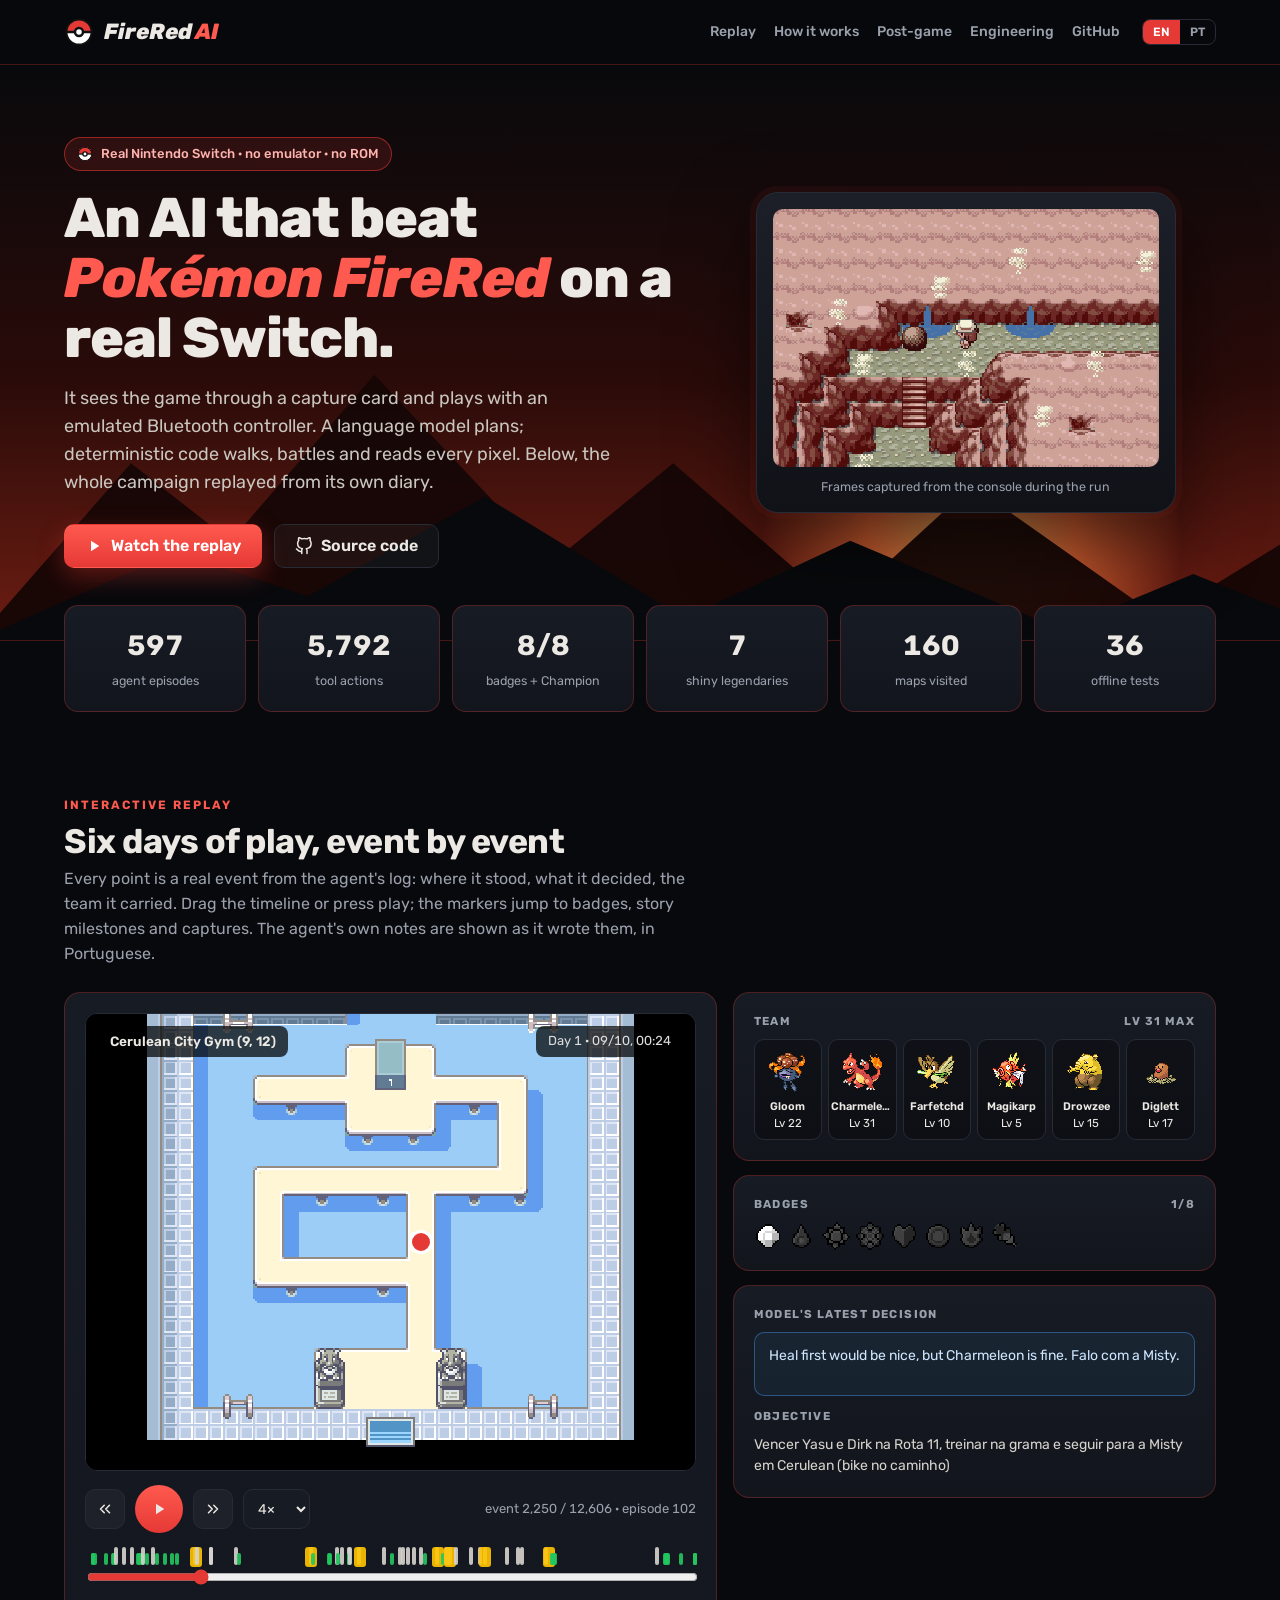
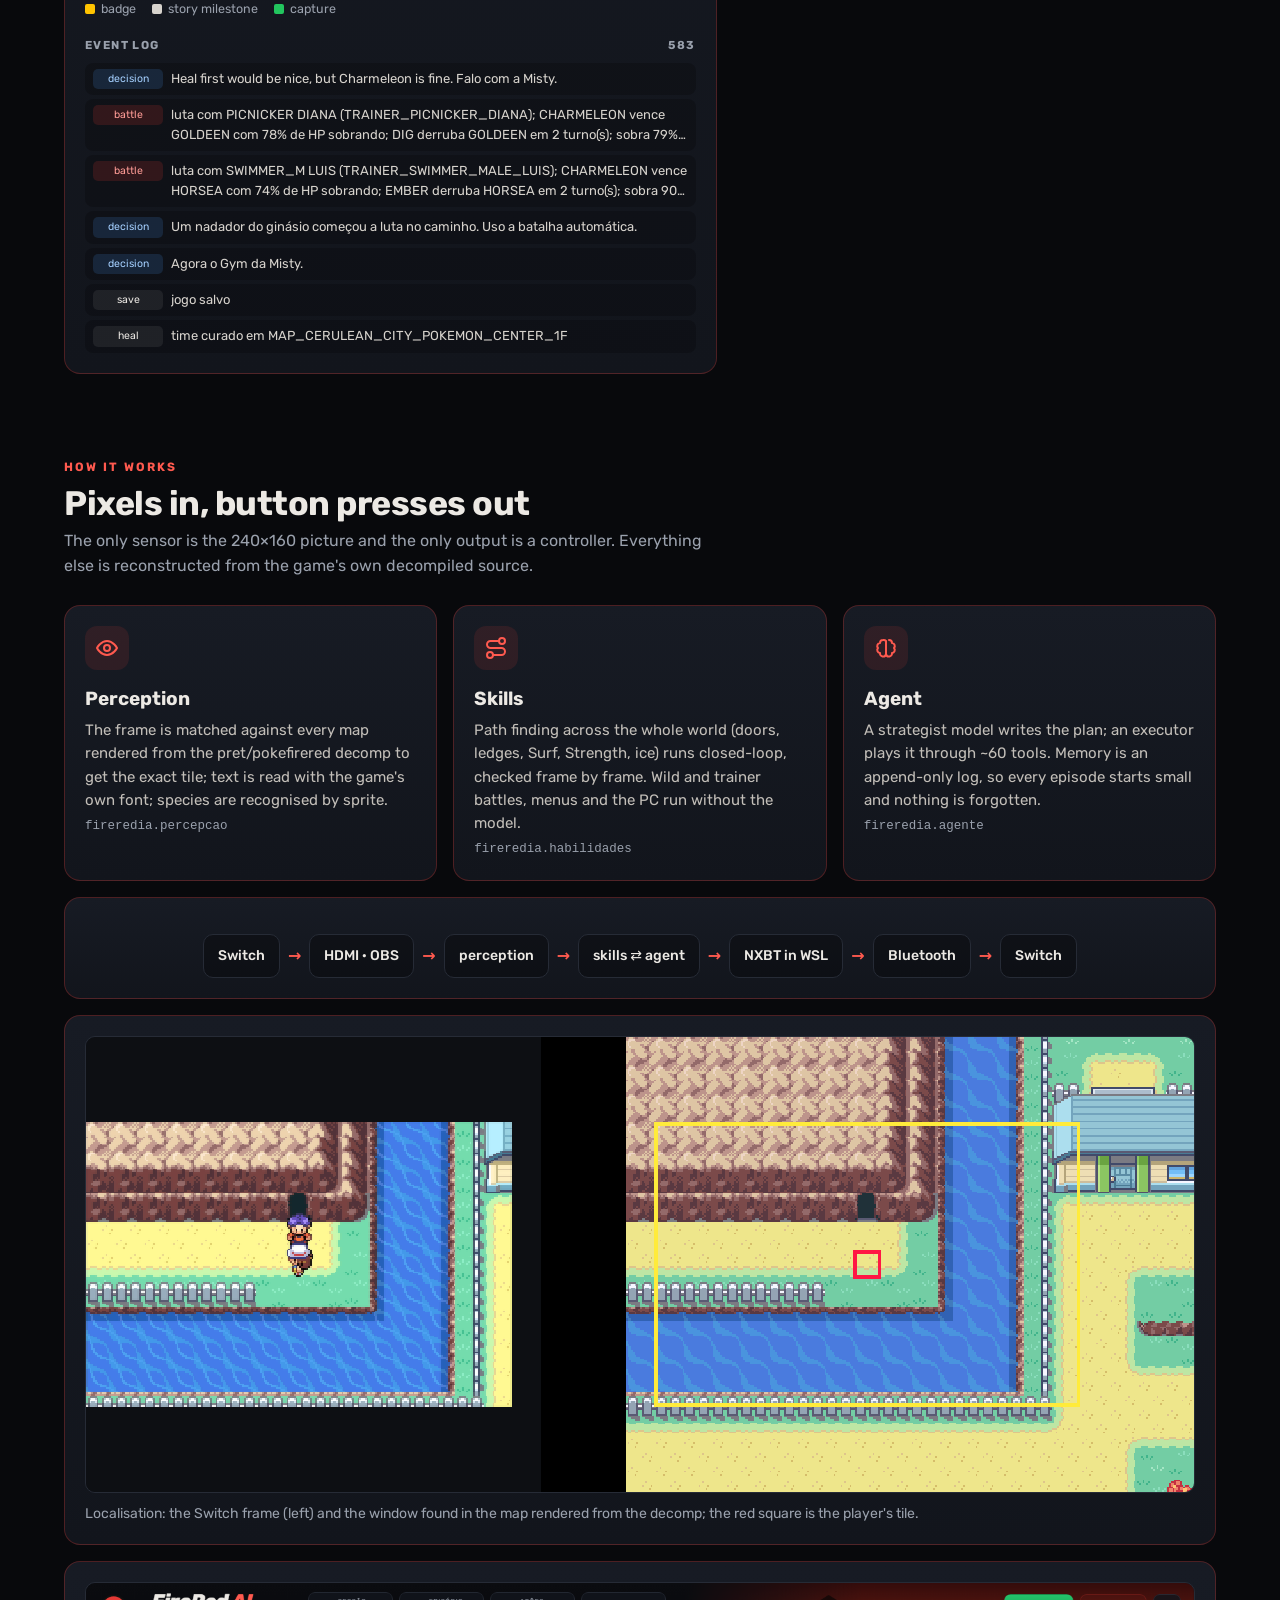
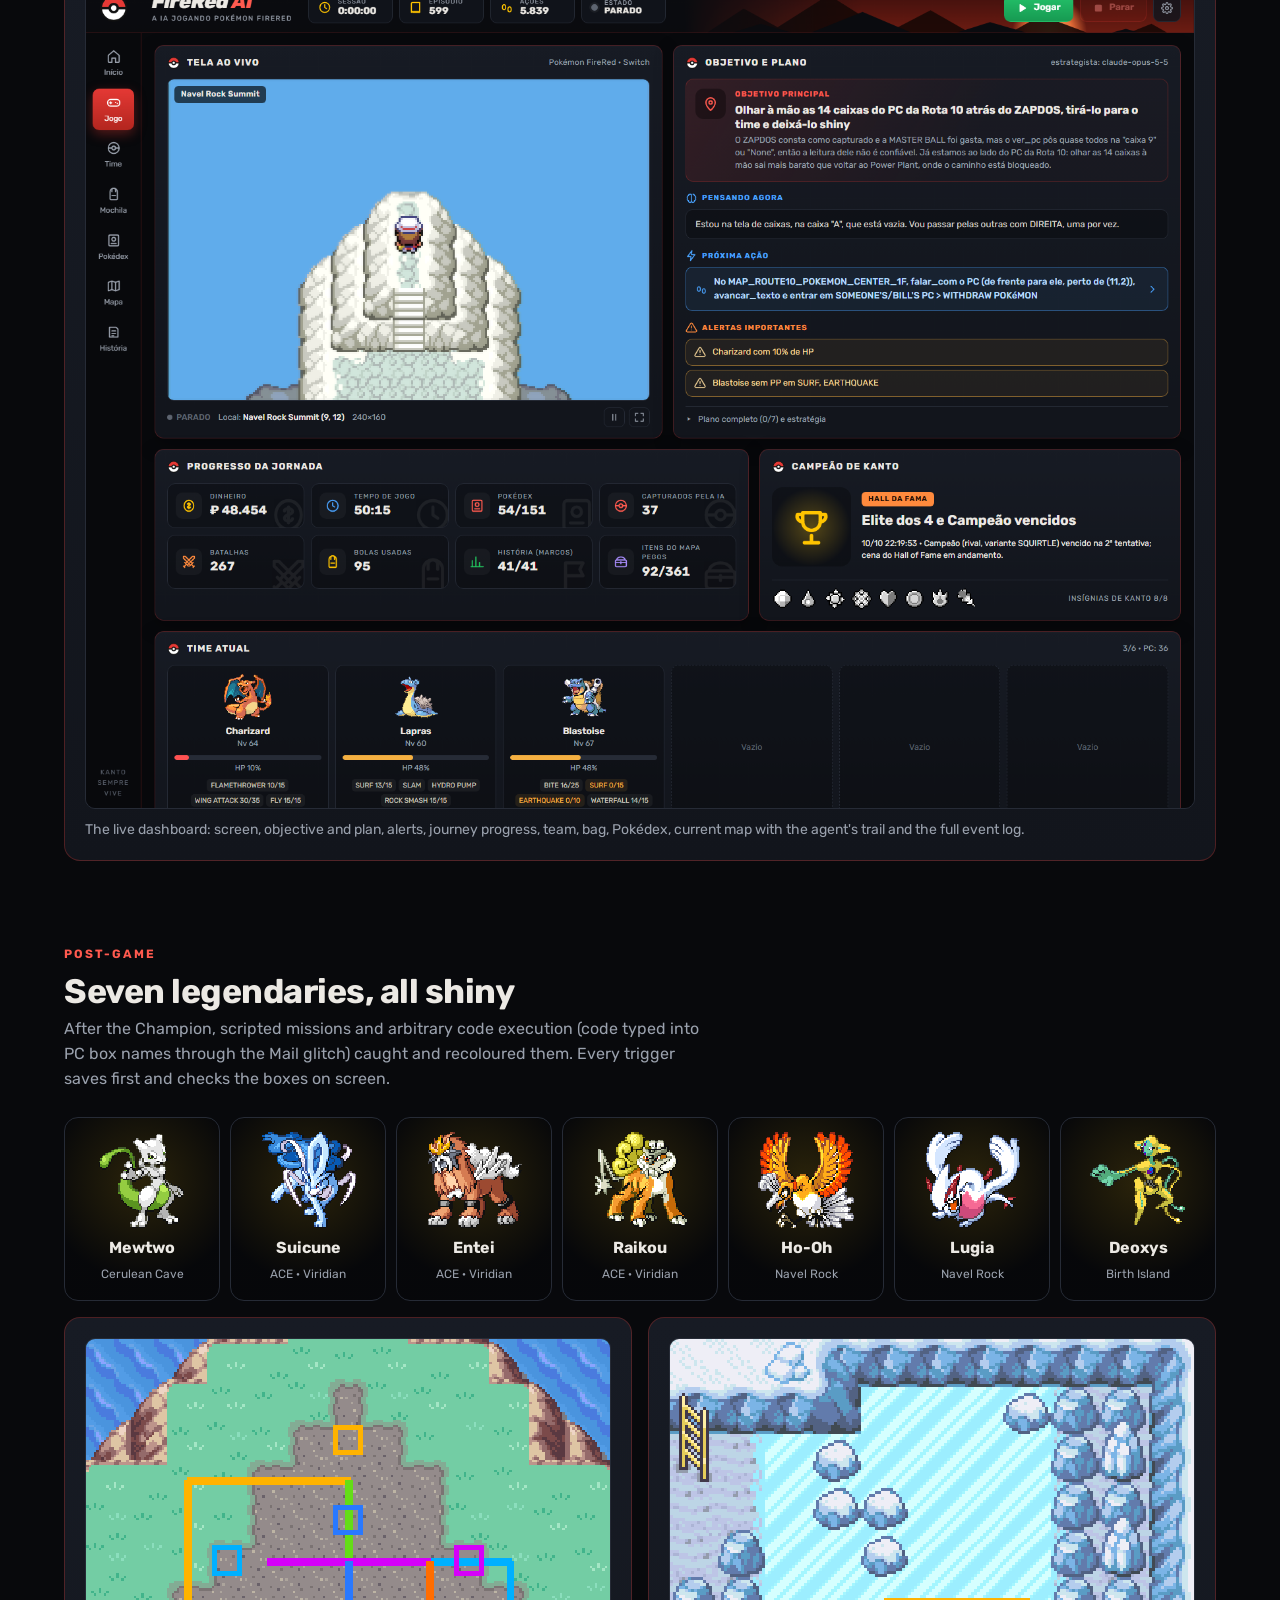
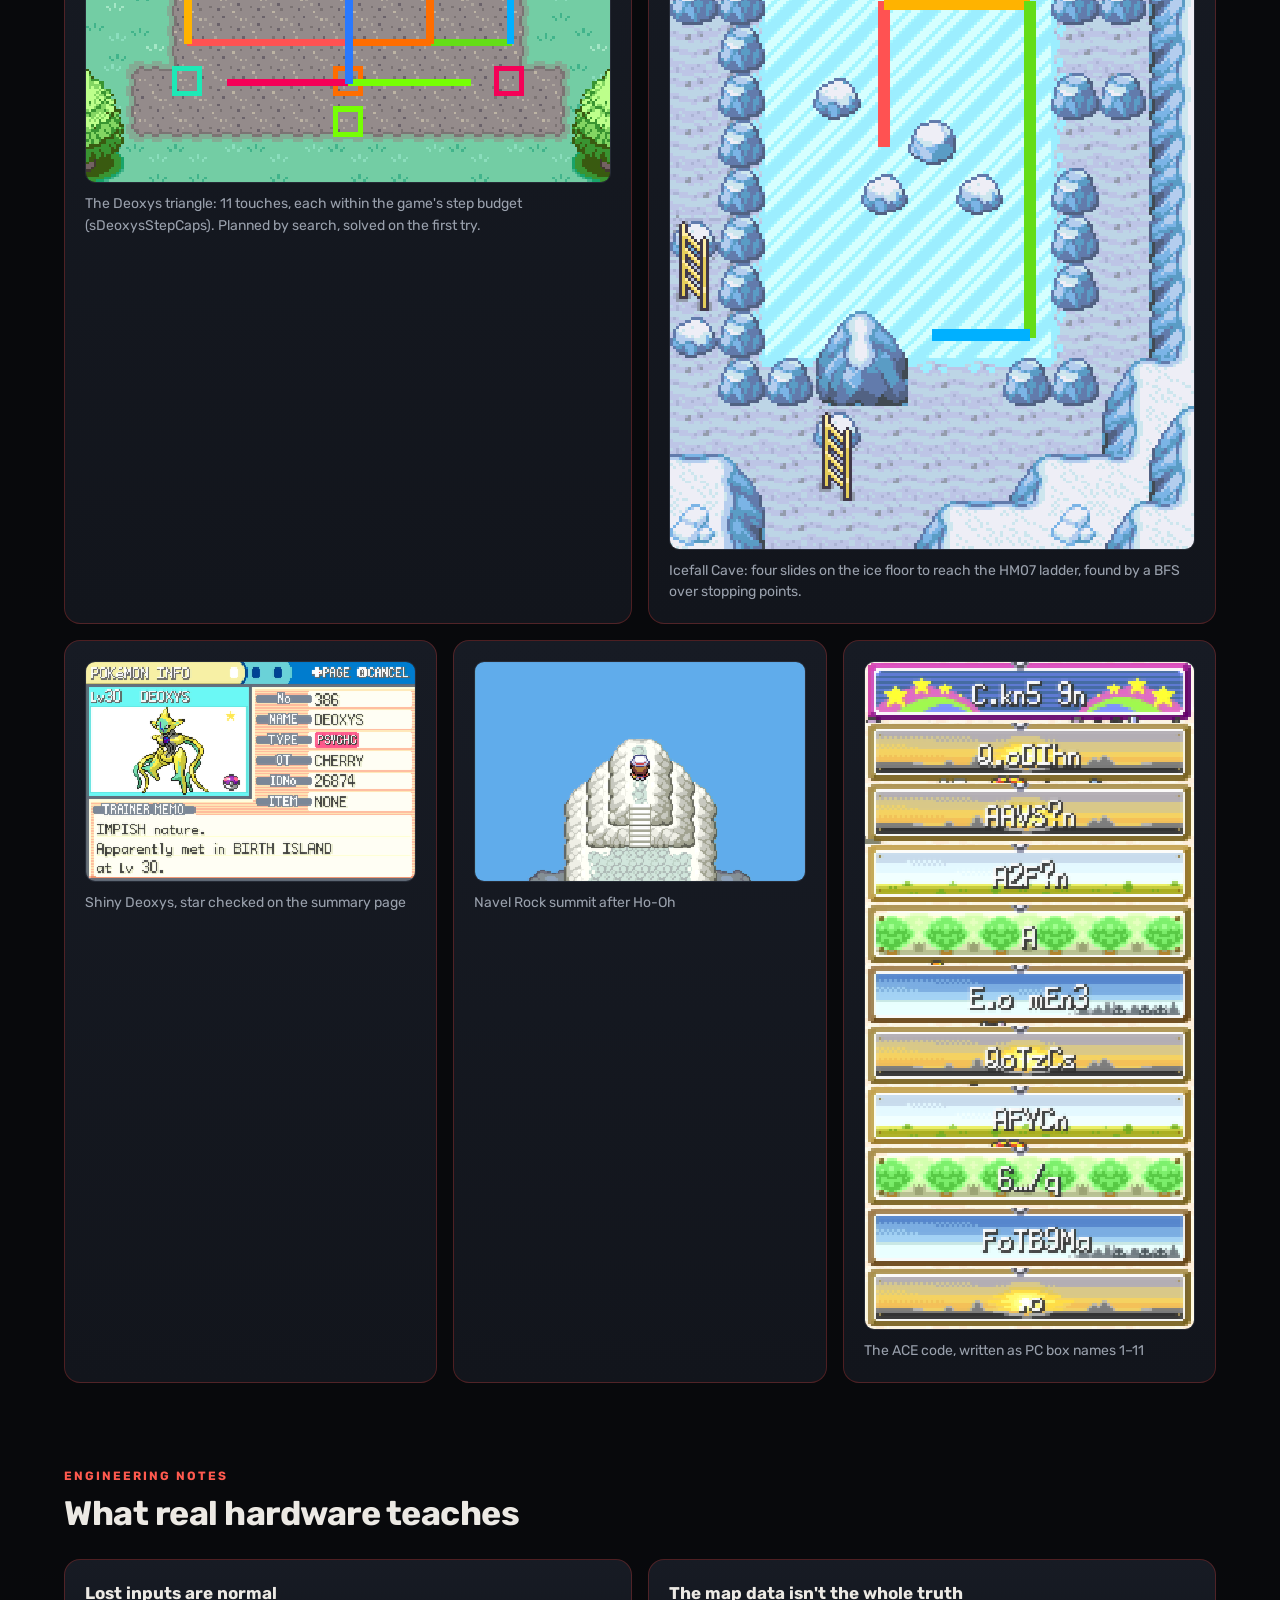
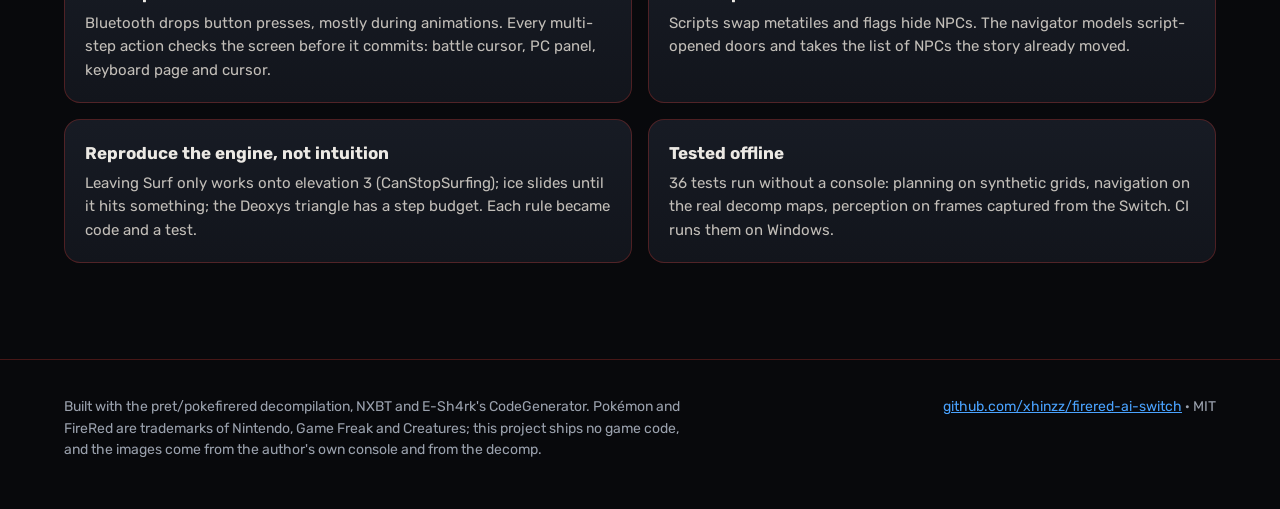
<file: site/index.html>
<!doctype html>
<html lang="en">
<head>
<meta charset="utf-8">
<meta name="viewport" content="width=device-width, initial-scale=1">
<title>FireRed AI · Switch</title>
<meta name="description" content="An AI that beat Pokémon FireRed on a real Nintendo Switch: capture card in, emulated Bluetooth controller out. Replay the whole campaign.">
<meta property="og:title" content="FireRed AI · Switch">
<meta property="og:description" content="An AI that beat Pokémon FireRed on a real Nintendo Switch. Replay the whole campaign.">
<meta property="og:type" content="website">
<meta property="og:url" content="https://xhinzz.github.io/firered-ai-switch/">
<meta property="og:image" content="https://xhinzz.github.io/firered-ai-switch/img/painel.png">
<meta name="twitter:card" content="summary_large_image">
<link rel="icon" href="data:image/svg+xml,%3Csvg xmlns='http://www.w3.org/2000/svg' viewBox='0 0 24 24'%3E%3Ccircle cx='12' cy='12' r='10' fill='%23fff'/%3E%3Cpath d='M2 12a10 10 0 0 1 20 0z' fill='%23e53935'/%3E%3Cpath d='M2 12h20' stroke='%23111' stroke-width='2'/%3E%3Ccircle cx='12' cy='12' r='3.2' fill='%23fff' stroke='%23111' stroke-width='2'/%3E%3C/svg%3E">
<link rel="preconnect" href="https://fonts.googleapis.com">
<link rel="preconnect" href="https://fonts.gstatic.com" crossorigin>
<link href="https://fonts.googleapis.com/css2?family=Rubik:ital,wght@0,400;0,500;0,600;0,700;0,800;1,800&display=swap" rel="stylesheet">
<link rel="stylesheet" href="estilo.css">
</head>
<body>
<svg width="0" height="0" style="position:absolute">
  <defs>
    <symbol id="i-bola" viewBox="0 0 24 24"><circle cx="12" cy="12" r="10" fill="#fff"/><path d="M2 12a10 10 0 0 1 20 0z" fill="#e53935"/><path d="M2 12h20" stroke="#111" stroke-width="2"/><circle cx="12" cy="12" r="3.2" fill="#fff" stroke="#111" stroke-width="2"/><circle cx="12" cy="12" r="10" fill="none" stroke="#111" stroke-width="1.5"/></symbol>
    <symbol id="i-play" viewBox="0 0 24 24"><path d="M8 5v14l11-7z" fill="currentColor" stroke="none"/></symbol>
    <symbol id="i-pausa" viewBox="0 0 24 24"><rect x="6" y="5" width="4" height="14" rx="1" fill="currentColor" stroke="none"/><rect x="14" y="5" width="4" height="14" rx="1" fill="currentColor" stroke="none"/></symbol>
    <symbol id="i-volta" viewBox="0 0 24 24"><path d="m11 17-5-5 5-5M18 17l-5-5 5-5"/></symbol>
    <symbol id="i-avanca" viewBox="0 0 24 24"><path d="m13 17 5-5-5-5M6 17l5-5-5-5"/></symbol>
    <symbol id="i-olho" viewBox="0 0 24 24"><path d="M2 12s3.6-7 10-7 10 7 10 7-3.6 7-10 7S2 12 2 12z"/><circle cx="12" cy="12" r="3"/></symbol>
    <symbol id="i-rota" viewBox="0 0 24 24"><circle cx="6" cy="19" r="3"/><circle cx="18" cy="5" r="3"/><path d="M9 19h8.5a3.5 3.5 0 0 0 0-7h-11a3.5 3.5 0 0 1 0-7H15"/></symbol>
    <symbol id="i-cerebro" viewBox="0 0 24 24"><path d="M9 4a3 3 0 0 0-3 3 3 3 0 0 0-2 5 3 3 0 0 0 2 5 3 3 0 0 0 6 1V5a3 3 0 0 0-3-1zM15 4a3 3 0 0 1 3 3 3 3 0 0 1 2 5 3 3 0 0 1-2 5 3 3 0 0 1-6 1"/></symbol>
    <symbol id="i-github" viewBox="0 0 24 24"><path d="M9 19c-5 1.5-5-2.5-7-3m14 6v-3.9a3.4 3.4 0 0 0-.9-2.6c3.1-.4 6.4-1.6 6.4-7A5.4 5.4 0 0 0 20 4.8 5 5 0 0 0 19.9 1S18.7.6 16 2.5a13.4 13.4 0 0 0-7 0C6.3.6 5.1 1 5.1 1A5 5 0 0 0 5 4.8a5.4 5.4 0 0 0-1.5 3.7c0 5.4 3.3 6.6 6.4 7a3.4 3.4 0 0 0-.9 2.6V22"/></symbol>
  </defs>
</svg>

<header class="topo">
  <div class="envoltorio">
    <a class="logo" href="#"><svg width="30" height="30"><use href="#i-bola"/></svg><b>FireRed <span>AI</span></b></a>
    <nav>
      <a href="#replay" data-t="nav.replay">Replay</a>
      <a href="#como" data-t="nav.como">How it works</a>
      <a href="#posjogo" data-t="nav.pos">Post-game</a>
      <a href="#engenharia" data-t="nav.eng">Engineering</a>
      <a href="https://github.com/xhinzz/firered-ai-switch">GitHub</a>
    </nav>
    <div class="idioma"><button data-lang="en">EN</button><button data-lang="pt">PT</button></div>
  </div>
</header>

<section class="abertura">
  <svg class="paisagem" viewBox="0 0 1200 520" preserveAspectRatio="xMidYMax slice" aria-hidden="true">
    <defs>
      <linearGradient id="ceu" x1="0" y1="0" x2="0" y2="1"><stop offset="0" stop-color="#08090c"/><stop offset=".55" stop-color="#2a0b09"/><stop offset="1" stop-color="#6e1d12"/></linearGradient>
      <radialGradient id="sol" cx=".5" cy=".5" r=".5"><stop offset="0" stop-color="#ffcf6b"/><stop offset=".5" stop-color="#ff7a3d" stop-opacity=".9"/><stop offset="1" stop-color="#ff7a3d" stop-opacity="0"/></radialGradient>
    </defs>
    <rect width="1200" height="520" fill="url(#ceu)"/>
    <circle cx="900" cy="430" r="190" fill="url(#sol)" opacity=".75"/>
    <path d="M0 520 140 360l90 70 130-150 160 170 110-90 150 130 120-110 170 120 130-80v150z" fill="#160706" opacity=".95"/>
    <path d="M0 520 180 440l120 40 160-90 180 110 150-70 190 80 120-50 100 40v40z" fill="#08090c"/>
  </svg>
  <div class="envoltorio">
    <div>
      <span class="selo"><svg width="16" height="16"><use href="#i-bola"/></svg><span data-t="hero.selo">Real Nintendo Switch · no emulator · no ROM</span></span>
      <h1 data-t="hero.titulo" data-html>An AI that beat <em>Pokémon FireRed</em> on a real Switch.</h1>
      <p class="sub" data-t="hero.sub">It sees the game through a capture card and plays with an emulated Bluetooth controller. A language model plans; deterministic code walks, battles and reads every pixel. Below, the whole campaign replayed from its own diary.</p>
      <div class="botoes">
        <a class="btn principal" href="#replay"><svg class="ic"><use href="#i-play"/></svg><span data-t="hero.cta">Watch the replay</span></a>
        <a class="btn secundario" href="https://github.com/xhinzz/firered-ai-switch"><svg class="ic"><use href="#i-github"/></svg><span data-t="hero.codigo">Source code</span></a>
      </div>
    </div>
    <figure class="console">
      <img class="px" src="img/campanha.gif" alt="Frames captured from the Switch during the campaign">
      <figcaption data-t="hero.legenda">Frames captured from the console during the run</figcaption>
    </figure>
  </div>
</section>

<div class="envoltorio">
  <div class="numeros">
    <div class="numero"><b id="nEpisodios">597</b><span data-t="n.episodios">agent episodes</span></div>
    <div class="numero"><b id="nAcoes">5,792</b><span data-t="n.acoes">tool actions</span></div>
    <div class="numero"><b>8/8</b><span data-t="n.insignias">badges + Champion</span></div>
    <div class="numero"><b>7</b><span data-t="n.lendarios">shiny legendaries</span></div>
    <div class="numero"><b>160</b><span data-t="n.mapas">maps visited</span></div>
    <div class="numero"><b>36</b><span data-t="n.testes">offline tests</span></div>
  </div>
</div>

<section class="bloco" id="replay">
  <div class="envoltorio">
    <div class="titulo-secao">
      <div><span class="etiqueta" data-t="replay.etiqueta">Interactive replay</span><h2 data-t="replay.titulo">Six days of play, event by event</h2>
        <p data-t="replay.sub">Every point is a real event from the agent's log: where it stood, what it decided, the team it carried. Drag the timeline or press play; the markers jump to badges, story milestones and captures. The agent's own notes are shown as it wrote them, in Portuguese.</p></div>
    </div>
    <div class="replay">
      <div class="card">
        <div class="palco"><canvas id="palco" width="640" height="480"></canvas><span class="lugar" id="lugar">—</span><span class="relogio" id="relogio">—</span></div>
        <div class="controles">
          <button id="voltar" title="Previous milestone"><svg class="ic"><use href="#i-volta"/></svg></button>
          <button id="tocar" class="tocar" title="Play / pause"><svg class="ic" id="icTocar"><use href="#i-play"/></svg></button>
          <button id="avancar" title="Next milestone"><svg class="ic"><use href="#i-avanca"/></svg></button>
          <select id="velocidade"><option value="4">1×</option><option value="15" selected>4×</option><option value="60">16×</option><option value="240">64×</option></select>
          <span class="info" id="info">—</span>
        </div>
        <div class="trilha"><div class="marcas" id="marcas"></div><input type="range" id="linha" min="0" max="1" value="0"></div>
        <div class="legenda"><span><i style="background:var(--dourado)"></i><span data-t="leg.insignia">badge</span></span><span><i style="background:#d7d3cd"></i><span data-t="leg.marco">story milestone</span></span><span><i style="background:var(--ok)"></i><span data-t="leg.captura">capture</span></span></div>
        <div class="rot" style="margin-top:18px"><span data-t="lado.feed">Event log</span><span id="nEventos"></span></div><ul class="feed" id="feed"><li class="carregando" data-t="carregando">Loading the campaign…</li></ul>
      </div>
      <div class="painel-lado">
        <div class="card"><div class="rot"><span data-t="lado.time">Team</span><span id="nivelTime"></span></div><div class="time" id="time"></div></div>
        <div class="card"><div class="rot"><span data-t="lado.insignias">Badges</span><span id="nInsignias">0/8</span></div><div class="insignias-linha" id="insignias"></div></div>
        <div class="card"><div class="rot"><span data-t="lado.pensando">Model's latest decision</span></div><div class="pensamento" id="pensamento">—</div>
          <div class="rot" style="margin-top:12px"><span data-t="lado.objetivo">Objective</span></div><div class="objetivo" id="objetivo">—</div></div>
      </div>
    </div>
  </div>
</section>

<section class="bloco" id="como">
  <div class="envoltorio">
    <div class="titulo-secao"><div><span class="etiqueta" data-t="como.etiqueta">How it works</span><h2 data-t="como.titulo">Pixels in, button presses out</h2>
      <p data-t="como.sub">The only sensor is the 240×160 picture and the only output is a controller. Everything else is reconstructed from the game's own decompiled source.</p></div></div>
    <div class="camadas">
      <div class="card camada"><div class="icone"><svg class="ic"><use href="#i-olho"/></svg></div><h3 data-t="c1.t">Perception</h3>
        <p data-t="c1.p">The frame is matched against every map rendered from the pret/pokefirered decomp to get the exact tile; text is read with the game's own font; species are recognised by sprite.</p><code>fireredia.percepcao</code></div>
      <div class="card camada"><div class="icone"><svg class="ic"><use href="#i-rota"/></svg></div><h3 data-t="c2.t">Skills</h3>
        <p data-t="c2.p">Path finding across the whole world (doors, ledges, Surf, Strength, ice) runs closed-loop, checked frame by frame. Wild and trainer battles, menus and the PC run without the model.</p><code>fireredia.habilidades</code></div>
      <div class="card camada"><div class="icone"><svg class="ic"><use href="#i-cerebro"/></svg></div><h3 data-t="c3.t">Agent</h3>
        <p data-t="c3.p">A strategist model writes the plan; an executor plays it through ~60 tools. Memory is an append-only log, so every episode starts small and nothing is forgotten.</p><code>fireredia.agente</code></div>
    </div>
    <div class="card" style="margin-top:16px">
      <div class="fluxo"><span>Switch</span><i>→</i><span>HDMI · OBS</span><i>→</i><span data-t="f.percepcao">perception</span><i>→</i><span data-t="f.habilidades">skills ⇄ agent</span><i>→</i><span data-t="f.controle">NXBT in WSL</span><i>→</i><span>Bluetooth</span><i>→</i><span>Switch</span></div>
    </div>
    <div class="card" style="margin-top:16px">
      <figure class="figura"><img class="px" src="img/localizacao.png" alt="Localisation">
        <figcaption data-t="fig.loc">Localisation: the Switch frame (left) and the window found in the map rendered from the decomp; the red square is the player's tile.</figcaption></figure>
    </div>
    <div class="card" style="margin-top:16px">
      <figure class="figura"><img src="img/painel.png" alt="Dashboard">
        <figcaption data-t="fig.painel">The live dashboard: screen, objective and plan, alerts, journey progress, team, bag, Pokédex, current map with the agent's trail and the full event log.</figcaption></figure>
    </div>
  </div>
</section>

<section class="bloco" id="posjogo">
  <div class="envoltorio">
    <div class="titulo-secao"><div><span class="etiqueta" data-t="pos.etiqueta">Post-game</span><h2 data-t="pos.titulo">Seven legendaries, all shiny</h2>
      <p data-t="pos.sub">After the Champion, scripted missions and arbitrary code execution (code typed into PC box names through the Mail glitch) caught and recoloured them. Every trigger saves first and checks the boxes on screen.</p></div></div>
    <div class="lendarios" id="lendarios"></div>
    <div class="duas">
      <figure class="card figura"><img class="px" src="img/plano_deoxys.png" alt="Deoxys plan">
        <figcaption data-t="fig.deoxys">The Deoxys triangle: 11 touches, each within the game's step budget (sDeoxysStepCaps). Planned by search, solved on the first try.</figcaption></figure>
      <figure class="card figura"><img class="px" src="img/plano_gelo.png" alt="Ice plan">
        <figcaption data-t="fig.gelo">Icefall Cave: four slides on the ice floor to reach the HM07 ladder, found by a BFS over stopping points.</figcaption></figure>
    </div>
    <div class="galeria">
      <figure class="card figura"><img class="px" src="img/deoxys_shiny.png" alt=""><figcaption data-t="g1">Shiny Deoxys, star checked on the summary page</figcaption></figure>
      <figure class="card figura"><img class="px" src="img/hooh_navel_rock.png" alt=""><figcaption data-t="g2">Navel Rock summit after Ho-Oh</figcaption></figure>
      <figure class="card figura"><img class="px" src="img/ace_nomes_das_caixas.png" alt=""><figcaption data-t="g3">The ACE code, written as PC box names 1–11</figcaption></figure>
    </div>
  </div>
</section>

<section class="bloco" id="engenharia">
  <div class="envoltorio">
    <div class="titulo-secao"><div><span class="etiqueta" data-t="eng.etiqueta">Engineering notes</span><h2 data-t="eng.titulo">What real hardware teaches</h2></div></div>
    <div class="lista-eng">
      <div class="card"><h3 data-t="e1.t">Lost inputs are normal</h3><p data-t="e1.p">Bluetooth drops button presses, mostly during animations. Every multi-step action checks the screen before it commits: battle cursor, PC panel, keyboard page and cursor.</p></div>
      <div class="card"><h3 data-t="e2.t">The map data isn't the whole truth</h3><p data-t="e2.p">Scripts swap metatiles and flags hide NPCs. The navigator models script-opened doors and takes the list of NPCs the story already moved.</p></div>
      <div class="card"><h3 data-t="e3.t">Reproduce the engine, not intuition</h3><p data-t="e3.p">Leaving Surf only works onto elevation 3 (CanStopSurfing); ice slides until it hits something; the Deoxys triangle has a step budget. Each rule became code and a test.</p></div>
      <div class="card"><h3 data-t="e4.t">Tested offline</h3><p data-t="e4.p">36 tests run without a console: planning on synthetic grids, navigation on the real decomp maps, perception on frames captured from the Switch. CI runs them on Windows.</p></div>
    </div>
  </div>
</section>

<footer>
  <div class="envoltorio">
    <p data-t="rodape">Built with the pret/pokefirered decompilation, NXBT and E-Sh4rk's CodeGenerator. Pokémon and FireRed are trademarks of Nintendo, Game Freak and Creatures; this project ships no game code, and the images come from the author's own console and from the decomp.</p>
    <p><a href="https://github.com/xhinzz/firered-ai-switch">github.com/xhinzz/firered-ai-switch</a> · MIT</p>
  </div>
</footer>
<script src="app.js"></script>
</body>
</html>
</file>
<file: site/estilo.css>
:root {
  --bg: #08090c; --card: #12151c; --card2: #171b24; --linha: #262b36;
  --borda: rgba(229, 57, 53, .28); --borda-forte: rgba(229, 57, 53, .55);
  --vermelho: #e53935; --vermelho2: #ff5a4f; --laranja: #ff8a3d; --dourado: #ffc400;
  --texto: #ece9e4; --suave: #9aa1ad; --apagado: #5d6470;
  --ok: #22c55e; --alerta: #f5b041; --azul: #4aa3ff; --roxo: #a78bfa;
  --largura: 1200px;
}
* { box-sizing: border-box; }
html { scroll-behavior: smooth; scroll-padding-top: 80px; }
body {
  margin: 0; color: var(--texto); font: 16px/1.55 "Rubik", system-ui, sans-serif; background: var(--bg);
  background-image: radial-gradient(1100px 600px at 80% -5%, rgba(229, 57, 53, .16), transparent 60%);
}
a { color: var(--azul); }
img.px, canvas { image-rendering: pixelated; }
.envoltorio { max-width: var(--largura); margin: 0 auto; padding: 0 24px; }
@media (max-width: 640px) { .envoltorio { padding: 0 16px; } }
.ic { width: 18px; height: 18px; fill: none; stroke: currentColor; stroke-width: 2; stroke-linecap: round; stroke-linejoin: round; flex: none; }

/* topo */
header.topo { position: sticky; top: 0; z-index: 10; background: rgba(8, 9, 12, .82); backdrop-filter: blur(10px); border-bottom: 1px solid var(--borda); }
header.topo .envoltorio { display: flex; align-items: center; gap: 22px; height: 64px; }
.logo { display: flex; align-items: center; gap: 10px; text-decoration: none; color: var(--texto); }
.logo b { font: italic 800 22px/1 "Rubik", sans-serif; } .logo b span { color: var(--vermelho2); }
header nav { display: flex; gap: 18px; margin-left: auto; }
header nav a { color: var(--suave); text-decoration: none; font-size: 14px; font-weight: 500; }
header nav a:hover { color: var(--texto); }
.idioma { display: flex; border: 1px solid var(--linha); border-radius: 8px; overflow: hidden; }
.idioma button { background: none; border: 0; color: var(--suave); padding: 5px 10px; font: 600 12px "Rubik", sans-serif; cursor: pointer; }
.idioma button.on { background: var(--vermelho); color: #fff; }
.btn { display: inline-flex; align-items: center; gap: 8px; height: 44px; padding: 0 20px; border-radius: 10px; font-weight: 600; text-decoration: none; border: 1px solid transparent; transition: filter .15s, transform .15s; }
.btn:hover { filter: brightness(1.12); transform: translateY(-1px); }
.btn.principal { background: linear-gradient(180deg, var(--vermelho2), var(--vermelho)); color: #fff; box-shadow: 0 8px 24px rgba(229, 57, 53, .35); }
.btn.secundario { background: rgba(255, 255, 255, .04); border-color: var(--linha); color: var(--texto); }
@media (max-width: 820px) { header nav { display: none; } .idioma { margin-left: auto; } }

/* abertura */
.abertura { position: relative; overflow: hidden; border-bottom: 1px solid var(--borda); }
.abertura .paisagem { position: absolute; inset: 0; width: 100%; height: 100%; }
.abertura .envoltorio { position: relative; display: grid; grid-template-columns: 1.1fr .9fr; gap: 40px; align-items: center; padding-top: 72px; padding-bottom: 72px; }
@media (max-width: 960px) { .abertura .envoltorio { grid-template-columns: 1fr; } }
.selo { display: inline-flex; align-items: center; gap: 8px; padding: 6px 12px; border-radius: 20px; background: rgba(229, 57, 53, .14); border: 1px solid var(--borda-forte); color: #ffb3ae; font-size: 13px; font-weight: 500; }
.abertura h1 { font: 800 clamp(34px, 5vw, 56px)/1.07 "Rubik", sans-serif; letter-spacing: -1px; margin: 18px 0 16px; }
.abertura h1 em { font-style: italic; color: var(--vermelho2); }
.abertura p.sub { color: #c9c5bf; font-size: 18px; max-width: 560px; margin: 0 0 28px; }
.botoes { display: flex; gap: 12px; flex-wrap: wrap; }
.console { position: relative; padding: 16px; border-radius: 22px; background: linear-gradient(180deg, #1c1f27, #101218); border: 1px solid var(--linha); box-shadow: 0 30px 80px rgba(0, 0, 0, .6), 0 0 0 6px rgba(229, 57, 53, .08); }
.console img { display: block; width: 100%; border-radius: 10px; }
.console figcaption { margin-top: 10px; font-size: 12.5px; color: var(--suave); text-align: center; }

/* números */
.numeros { display: grid; grid-template-columns: repeat(6, 1fr); gap: 12px; margin: -36px auto 0; position: relative; z-index: 2; }
@media (max-width: 960px) { .numeros { grid-template-columns: repeat(3, 1fr); } }
.numero { padding: 18px; border-radius: 14px; background: linear-gradient(180deg, var(--card2), var(--card)); border: 1px solid var(--borda); text-align: center; }
.numero b { display: block; font-size: 28px; font-weight: 700; font-variant-numeric: tabular-nums; }
.numero span { font-size: 12.5px; color: var(--suave); }

/* seções */
section.bloco { padding: 84px 0 0; }
.titulo-secao { display: flex; align-items: flex-end; justify-content: space-between; gap: 20px; margin-bottom: 26px; flex-wrap: wrap; }
.titulo-secao h2 { margin: 0; font-size: 34px; letter-spacing: -.5px; line-height: 1.15; }
.titulo-secao p { margin: 6px 0 0; color: var(--suave); max-width: 640px; }
.etiqueta { display: block; font-size: 12px; letter-spacing: 2px; text-transform: uppercase; color: var(--vermelho2); font-weight: 700; margin-bottom: 8px; }
.card { background: linear-gradient(180deg, var(--card2), var(--card)); border: 1px solid var(--borda); border-radius: 16px; padding: 20px; }

/* replay */
.replay { display: grid; grid-template-columns: 1.35fr 1fr; gap: 16px; align-items: start; }
@media (max-width: 960px) { .replay { grid-template-columns: 1fr; } }
.palco { position: relative; border-radius: 12px; overflow: hidden; background: #000; border: 1px solid var(--linha); aspect-ratio: 4 / 3; }
.palco canvas { width: 100%; height: 100%; display: block; }
.palco .lugar { position: absolute; top: 12px; left: 12px; padding: 5px 12px; border-radius: 8px; background: rgba(0, 0, 0, .72); font-size: 13.5px; font-weight: 600; }
.palco .relogio { position: absolute; top: 12px; right: 12px; padding: 5px 12px; border-radius: 8px; background: rgba(0, 0, 0, .72); font-size: 13px; font-variant-numeric: tabular-nums; color: #ddd; }
.controles { display: flex; align-items: center; gap: 10px; margin-top: 14px; }
.controles button { display: grid; place-items: center; width: 40px; height: 40px; border-radius: 10px; border: 1px solid var(--linha); background: rgba(255, 255, 255, .04); color: var(--texto); cursor: pointer; }
.controles button.tocar { width: 48px; height: 48px; border-radius: 50%; background: linear-gradient(180deg, var(--vermelho2), var(--vermelho)); border: 0; }
.controles select { height: 40px; border-radius: 10px; border: 1px solid var(--linha); background: var(--card2); color: var(--texto); padding: 0 10px; font: inherit; font-size: 14px; }
.controles .info { margin-left: auto; font-size: 13px; color: var(--suave); font-variant-numeric: tabular-nums; }
.trilha { position: relative; margin-top: 14px; height: 46px; }
.trilha input[type=range] { position: absolute; inset: auto 0 6px 0; width: 100%; accent-color: var(--vermelho); }
.marcas { position: absolute; left: 0; right: 0; top: 0; height: 22px; }
.marcas button { position: absolute; transform: translateX(-50%); width: 10px; height: 18px; padding: 0; border: 0; border-radius: 3px; cursor: pointer; opacity: .9; }
.marcas .insignia { background: var(--dourado); width: 12px; height: 20px; }
.marcas .marco { background: #d7d3cd; width: 4px; }
.marcas .captura { background: var(--ok); width: 4px; height: 12px; top: 6px; }
.legenda { display: flex; gap: 16px; font-size: 12.5px; color: var(--suave); margin-top: 6px; flex-wrap: wrap; }
.legenda i { display: inline-block; width: 10px; height: 10px; border-radius: 2px; margin-right: 6px; vertical-align: -1px; }
.painel-lado { display: flex; flex-direction: column; gap: 14px; min-width: 0; }
.rot { font-size: 11.5px; letter-spacing: 1.4px; text-transform: uppercase; color: var(--suave); font-weight: 700; margin-bottom: 8px; display: flex; justify-content: space-between; }
.time { display: grid; grid-template-columns: repeat(6, 1fr); gap: 6px; }
.time div { text-align: center; padding: 6px 2px; border-radius: 10px; background: rgba(0, 0, 0, .3); border: 1px solid var(--linha); font-size: 11.5px; min-height: 86px; }
.time img { width: 52px; height: 52px; display: block; margin: 0 auto; }
.time b { display: block; font-weight: 600; font-size: 11px; white-space: nowrap; overflow: hidden; text-overflow: ellipsis; }
.insignias-linha { display: flex; gap: 6px; }
.insignias-linha span { width: 28px; height: 28px; border-radius: 50%; background-size: 224px 28px; image-rendering: pixelated; filter: grayscale(1) brightness(.3); }
.insignias-linha span.tem { filter: none; }
.pensamento { padding: 12px 14px; border-radius: 10px; background: rgba(74, 163, 255, .07); border: 1px solid rgba(74, 163, 255, .4); color: #cfe6ff; font-size: 14px; min-height: 64px; }
.objetivo { font-size: 14px; color: #d7d3cd; }
ul.feed { list-style: none; margin: 0; padding: 0; display: flex; flex-direction: column; gap: 4px; min-height: 120px; }
ul.feed li { display: grid; grid-template-columns: 70px 1fr; gap: 8px; font-size: 13px; padding: 6px 8px; border-radius: 8px; background: rgba(0, 0, 0, .22); }
ul.feed li span:last-child { overflow: hidden; display: -webkit-box; -webkit-line-clamp: 2; -webkit-box-orient: vertical; color: #d7d3cd; }
.tag { font-size: 10.5px; padding: 2px 6px; border-radius: 5px; background: rgba(255, 255, 255, .07); text-align: center; height: fit-content; text-transform: lowercase; }
.tag.captura, .tag.presente { background: rgba(34, 197, 94, .16); color: #86efac; }
.tag.insignia, .tag.historia { background: rgba(255, 196, 0, .16); color: #ffd866; }
.tag.batalha, .tag.derrota { background: rgba(229, 57, 53, .16); color: #ff9c96; }
.tag.decisao, .tag.objetivo, .tag.plano { background: rgba(74, 163, 255, .15); color: #a5d0ff; }

/* como funciona */
.camadas { display: grid; grid-template-columns: repeat(3, 1fr); gap: 16px; }
@media (max-width: 960px) { .camadas { grid-template-columns: 1fr; } }
.camada .icone { width: 44px; height: 44px; border-radius: 12px; display: grid; place-items: center; background: rgba(229, 57, 53, .12); color: var(--vermelho2); margin-bottom: 14px; }
.camada .icone .ic { width: 24px; height: 24px; }
.camada h3 { margin: 0 0 6px; font-size: 19px; }
.camada p { margin: 0; color: #c2beb8; font-size: 15px; }
.camada code { font-size: 12.5px; color: var(--suave); }
.fluxo { display: flex; align-items: center; gap: 8px; margin-top: 16px; flex-wrap: wrap; justify-content: center; }
.fluxo span { padding: 10px 14px; border-radius: 10px; background: rgba(0, 0, 0, .3); border: 1px solid var(--linha); font-size: 14px; font-weight: 500; }
.fluxo i { color: var(--vermelho2); font-style: normal; font-weight: 700; }
figure.figura { margin: 0; }
figure.figura img { width: 100%; display: block; border-radius: 10px; border: 1px solid var(--linha); }
figure.figura figcaption { margin-top: 10px; font-size: 14px; color: var(--suave); }
.duas { display: grid; grid-template-columns: 1fr 1fr; gap: 16px; margin-top: 16px; }
@media (max-width: 820px) { .duas { grid-template-columns: 1fr; } }

/* pós-jogo */
.lendarios { display: grid; grid-template-columns: repeat(7, 1fr); gap: 10px; }
@media (max-width: 960px) { .lendarios { grid-template-columns: repeat(4, 1fr); } }
.lendario { text-align: center; padding: 14px 6px; border-radius: 14px; background: radial-gradient(circle at 50% 35%, rgba(255, 196, 0, .14), rgba(0, 0, 0, .2) 70%); border: 1px solid var(--linha); }
.lendario img { width: 96px; height: 96px; }
.lendario b { display: block; } .lendario small { color: var(--suave); font-size: 12px; }
.galeria { display: grid; grid-template-columns: repeat(3, 1fr); gap: 16px; margin-top: 16px; }
@media (max-width: 820px) { .galeria { grid-template-columns: 1fr; } }

/* engenharia */
.lista-eng { display: grid; grid-template-columns: repeat(2, 1fr); gap: 16px; }
@media (max-width: 820px) { .lista-eng { grid-template-columns: 1fr; } }
.lista-eng h3 { margin: 0 0 6px; font-size: 17px; }
.lista-eng p { margin: 0; color: #c2beb8; font-size: 15px; }

footer { margin-top: 96px; padding: 36px 0 48px; border-top: 1px solid var(--borda); color: var(--suave); font-size: 14px; }
footer .envoltorio { display: flex; gap: 24px; justify-content: space-between; flex-wrap: wrap; }
footer p { margin: 0; max-width: 640px; }
.carregando { color: var(--suave); font-size: 14px; padding: 30px; text-align: center; }

/* celular: grids com 1fr cedem ao conteúdo mais largo (nomes MAP_..., números) e estouram a tela */
.abertura .envoltorio > *, .replay > *, .numeros > *, .time > * { min-width: 0; }
ul.feed li span, .controles .info { overflow-wrap: anywhere; }
@media (max-width: 640px) {
  .numeros { grid-template-columns: repeat(2, 1fr); }
  .time { grid-template-columns: repeat(3, 1fr); }
  .lendarios { grid-template-columns: repeat(3, 1fr); }
  .lendario img { width: 72px; height: 72px; }
  .palco .lugar, .palco .relogio { font-size: 11.5px; padding: 3px 8px; }
  .palco .relogio { top: auto; bottom: 10px; }
}
</file>
